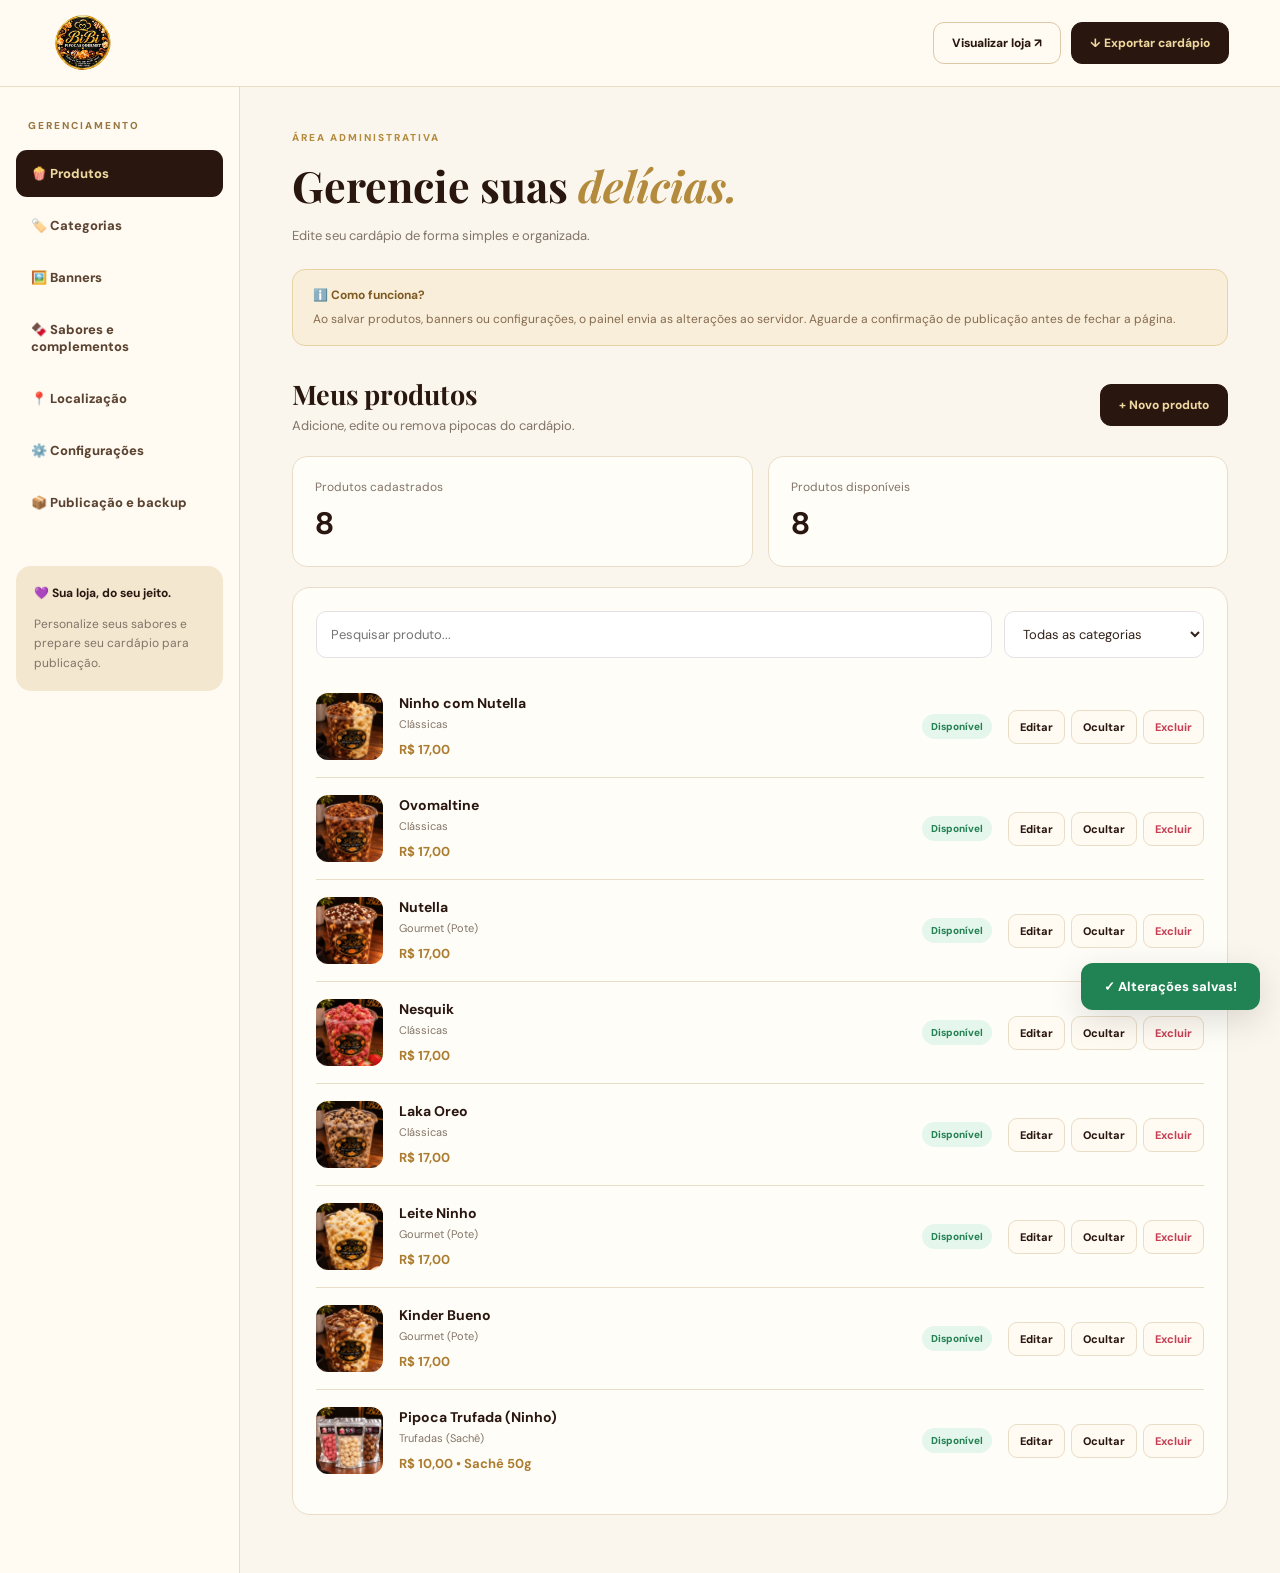
<file: admin.html>
<!DOCTYPE html>
<html lang="pt-BR">
<head>
  <meta charset="UTF-8">
<meta name="viewport" content="width=device-width, initial-scale=1.0">
  <meta name="theme-color" content="#32152f">
  <title>Painel Administrativo | Bibi Pipocas</title>
  <link rel="preconnect" href="https://fonts.googleapis.com">
  <link rel="preconnect" href="https://fonts.gstatic.com" crossorigin>
  <link href="https://fonts.googleapis.com/css2?family=DM+Sans:wght@400;500;600;700;800&family=Playfair+Display:wght@600;700&display=swap" rel="stylesheet">
  <link rel="stylesheet" href="admin.css">
  <script src="admin.js" defer></script>
  <link rel="icon" type="image/png" sizes="512x512" href="favicon.png">
<link rel="apple-touch-icon" href="favicon.png">
</head>
<body>

  <header class="admin-header">
    <div class="header-inner">
<div class="admin-brand">
  <img src="logo.png" id="adminHeaderLogo" class="admin-header-logo"
    alt="Bih Bih Pipocas Gourmet">

</div>
      <div class="header-actions">
        <button class="btn btn-outline" id="previewBtn">Visualizar loja ↗</button>
        <button class="btn btn-primary" id="exportBtn">↓ Exportar cardápio</button>
      </div>
    </div>
  </header>

  <main class="admin-layout">
    <aside class="sidebar">
      <p class="sidebar-label">GERENCIAMENTO</p>
      <button class="nav-btn active" data-page="products">🍿 Produtos</button>
      <button class="nav-btn" data-page="categories">🏷️ Categorias</button>
      <button class="nav-btn" data-page="banners">🖼️ Banners</button>
      <button class="nav-btn" data-page="options">🍫 Sabores e complementos</button>
      <button class="nav-btn" data-page="location">📍 Localização</button>
      <button class="nav-btn" data-page="settings">⚙️ Configurações</button>
      <button class="nav-btn" data-page="backup">📦 Publicação e backup</button>
      <div class="sidebar-note">
        <strong>💜 Sua loja, do seu jeito.</strong>
        <p>Personalize seus sabores e prepare seu cardápio para publicação.</p>
      </div>
    </aside>

    <div class="admin-content">

      <div class="welcome">
        <span class="eyebrow">ÁREA ADMINISTRATIVA</span>
        <h1>Gerencie suas <em>delícias.</em></h1>
        <p>Edite seu cardápio de forma simples e organizada.</p>
      </div>

      <div class="notice">
        <strong>ℹ️ Como funciona?</strong>
        <p>Ao salvar produtos, banners ou configurações, o painel envia as alterações ao servidor. Aguarde a confirmação de publicação antes de fechar a página.</p>
      </div>

      <section class="admin-page active" id="page-products">
        <div class="section-header">
          <div>
            <h2>Meus produtos</h2>
            <p>Adicione, edite ou remova pipocas do cardápio.</p>
          </div>
          <button class="btn btn-primary" id="newProductBtn">+ Novo produto</button>
        </div>

        <div class="summary-row">
          <div class="summary-card">
            <span>Produtos cadastrados</span>
            <strong id="totalProducts">0</strong>
          </div>
          <div class="summary-card">
            <span>Produtos disponíveis</span>
            <strong id="activeProducts">0</strong>
          </div>
        </div>

        <div class="panel">
          <div class="panel-toolbar">
            <input type="search" id="adminSearch" placeholder="Pesquisar produto...">
            <select id="adminCategoryFilter">
              <option value="">Todas as categorias</option>
            </select>
          </div>
          <div class="product-list" id="adminProductList"></div>
        </div>
      </section>

      <section class="admin-page" id="page-categories">
        <div class="section-header">
          <div>
            <h2>Categorias</h2>
            <p>Organize os sabores exibidos na loja.</p>
          </div>
        </div>
        <div class="panel">
          <form id="categoryForm" class="inline-form">
            <input id="categoryName" placeholder="Nome da nova categoria" required maxlength="60">
            <button class="btn btn-primary" type="submit">+ Adicionar</button>
          </form>
          <div id="categoryList" class="simple-list"></div>
        </div>
      </section>

      <section class="admin-page" id="page-banners">
        <div class="section-header">
          <div>
            <h2>Banners da loja</h2>
            <p>Gerencie os slides que passam a cada 5 segundos.</p>
          </div>
          <button class="btn btn-primary" id="newBannerBtn">+ Novo banner</button>
        </div>
        <div id="bannerList" class="banner-list"></div>
      </section>


      <section class="admin-page" id="page-options">
        <div class="section-header"><div><h2>Sabores e complementos</h2><p>Edite as opções oferecidas nos potes M e G.</p></div></div>
        <form class="panel form-panel" id="optionsForm">
          <label>Sabores disponíveis no pote G (um por linha)
            <textarea id="flavorsList" rows="9" required></textarea>
          </label>
          <label>Complementos disponíveis nos potes M e G (um por linha)
            <textarea id="toppingsList" rows="6"></textarea>
          </label>
          <p>O pote G permite escolher de 1 a 3 sabores. O complemento é opcional.</p>
          <button class="btn btn-primary" type="submit">Salvar sabores e complementos</button>
        </form>
      </section>
      <section class="admin-page" id="page-location">
        <div class="section-header"><div><h2>Onde estamos</h2><p>Atualize o local e a data do próximo atendimento.</p></div></div>
        <form class="panel form-panel" id="locationForm">
          <label>Data do atendimento<input type="date" id="locationDateInput" required></label>
          <label>Local / parque / praça<input id="locationPlaceInput" maxlength="120" required placeholder="Ex.: Parque Vitória Régia"></label>
          <label>Detalhes opcionais<input id="locationDetailsInput" maxlength="150" placeholder="Ex.: Feira, das 18h às 22h"></label>
          <label class="admin-inline-check"><input type="checkbox" id="locationActiveInput"> Exibir aviso de localização na loja</label>
          <button class="btn btn-primary" type="submit">Publicar localização</button>
        </form>
      </section>

      <section class="admin-page" id="page-settings">
        <div class="section-header">
          <div>
            <h2>Configurações</h2>
            <p>Personalize as informações principais da loja.</p>
          </div>
        </div>
        <form id="settingsForm" class="panel form-panel">

<div class="logo-settings">
  <h3>Logo da loja</h3>
  <p>Personalize a imagem exibida no cabeçalho e no rodapé.</p>

  <div class="logo-preview-box">
    <img id="adminLogoPreview" src="logo.png"
      alt="Prévia da logo">
  </div>

  <label>
    URL da logo (HTTPS)
    <input type="url" id="storeLogoUrl"
      placeholder="https://exemplo.com/logo.png">
  </label>

  <label>
    Ou envie uma imagem
    <input type="file" id="storeLogoFile"
      accept="image/png,image/jpeg,image/webp">
    <small>
      Prefira PNG com fundo transparente.
      Tamanho máximo: 400 KB.
    </small>
  </label>

  <button type="button" class="btn btn-outline"
    id="resetLogoBtn">
    Usar logo.png
  </button>
</div>

          <label>Nome da loja
            <input id="storeName" required maxlength="70" placeholder="Nome da loja">
          </label>
          <label>WhatsApp para receber pedidos
            <input id="storeWhatsapp" inputmode="numeric" placeholder="5514999999999">
            <small>Informe DDI + DDD + número. Exemplo: 5514999999999.</small>
          </label>
          <label>Descrição da loja
            <textarea id="storeDescription" rows="5" maxlength="500"></textarea>
          </label>
          <button class="btn btn-primary" type="submit">Salvar configurações</button>
        </form>
      </section>

      <section class="admin-page" id="page-backup">
        <div class="section-header">
          <div>
            <h2>Publicação e backup</h2>
            <p>Publique alterações automaticamente e mantenha backups em JSON.</p>
          </div>
        </div>

        <div class="panel backup-panel">
          <h3>📤 Exportar cardápio</h3>
          <p>Gere o arquivo <strong>cardapio.json</strong> com todos os produtos, banners, categorias e informações da loja.</p>
          <button class="btn btn-primary" id="backupExportBtn">Baixar cardapio.json</button>
        </div>

        <div class="panel backup-panel">
          <h3>📥 Importar cardápio</h3>
          <p>Selecione um arquivo JSON previamente exportado para recuperar suas informações.</p>
          <input type="file" id="importFile" accept=".json,application/json">
          <button class="btn btn-outline" id="importBtn">Importar arquivo</button>
        </div>

        <div class="panel backup-panel">
          <h3>🔄 Restaurar exemplos</h3>
          <p>Restaura os 10 produtos e banners iniciais. Essa ação substitui o cardápio online após confirmação.</p>
          <button class="btn btn-danger" id="resetBtn">Restaurar cardápio inicial</button>
        </div>
      </section>

    </div>
  </main>

  <div class="modal-backdrop" id="productModal">
    <div class="modal">
      <div class="modal-header">
        <h2 id="productModalTitle">Novo produto</h2>
        <button class="modal-close" data-close="productModal">×</button>
      </div>
      <form id="productForm">
        <input type="hidden" id="productId">
        <div class="form-grid">
          <label class="full">Nome do produto
            <input id="productName" required maxlength="90" placeholder="Ex.: Ninho com Nutella">
          </label>
          <label>Tipo de venda
            <select id="productSaleType">
              <option value="sizes">Pote de pipoca (M, G)</option>
              <option value="single">Sachê trufado (50g, tamanho único)</option>
            </select>
          </label>
          <label>Preço (R$)
            <input id="productPrice" type="number" min="0.01" max="99999" step="0.01" required>
          </label>
          <label>Categoria
            <select id="productCategory" required></select>
          </label>
          <label class="full">Descrição
            <textarea id="productDescription" required maxlength="350" rows="3"></textarea>
          </label>
          <label class="full">Selo de destaque (opcional)
            <input id="productBadge" maxlength="35" placeholder="Ex.: Mais pedido">
          </label>
          <label class="full">URL da imagem (HTTPS)
            <input id="productImage" type="url" placeholder="https://...">
          </label>
          <label class="full">Ou selecione uma imagem do celular/computador
            <input id="productImageFile" type="file" accept="image/png,image/jpeg,image/webp">
            <small>Imagens são incorporadas ao JSON. Prefira arquivos pequenos, até 400 KB.</small>
          </label>
          <div class="full image-preview" id="productImagePreview">🍿</div>
          <label class="checkbox-label full">
            <input type="checkbox" id="productActive" checked>
            Produto disponível na loja
          </label>
        </div>
        <div class="modal-actions">
          <button type="button" class="btn btn-outline" data-close="productModal">Cancelar</button>
          <button type="submit" class="btn btn-primary">Salvar produto</button>
        </div>
      </form>
    </div>
  </div>

  <div class="modal-backdrop" id="bannerModal">
    <div class="modal">
      <div class="modal-header">
        <h2 id="bannerModalTitle">Novo banner</h2>
        <button class="modal-close" data-close="bannerModal">×</button>
      </div>
      <form id="bannerForm">
        <input type="hidden" id="bannerId">
        <div class="form-grid">

<label class="full">Título principal (opcional)
  <input id="bannerTitle" maxlength="120"
    placeholder="Deixe em branco para banners somente com imagem">
</label>

          <label class="full">Descrição
            <textarea id="bannerSubtitle" rows="3" maxlength="250"></textarea>
          </label>
          <label class="full">Texto de destaque
            <input id="bannerTag" maxlength="60" placeholder="Ex.: NOVIDADE">
          </label>
          <label>Cor do fundo
            <input id="bannerColor" type="color" value="#633253">
          </label>
          <label class="full">URL da imagem (HTTPS)
            <input id="bannerImage" type="url" placeholder="https://...">
          </label>
          <label class="full">Ou envie uma imagem
            <input id="bannerImageFile" type="file" accept="image/png,image/jpeg,image/webp">
            <small>Prefira imagens horizontais leves, até 400 KB.</small>
          </label>
          <div class="full image-preview" id="bannerImagePreview">🖼️</div>
        </div>
        <div class="modal-actions">
          <button type="button" class="btn btn-outline" data-close="bannerModal">Cancelar</button>
          <button type="submit" class="btn btn-primary">Salvar banner</button>
        </div>
      </form>
    </div>
  </div>

  <div class="admin-toast" id="adminToast" role="status" aria-live="polite">
    ✓ Alterações salvas!
  </div>

</body>
</html>
</file>
<file: admin.css>
:root {
  --purple: #32152f;
  --pink: #d66a91;
  --cream: #faf7f8;
  --text: #342632;
  --muted: #8b7c85;
  --border: #eee5e9;
}

* { box-sizing: border-box; }
body {
  margin: 0;
  background: var(--cream);
  color: var(--text);
  font-family: "DM Sans", sans-serif;
}
button, input, textarea, select { font: inherit; }
button { cursor: pointer; }
button:focus-visible, input:focus-visible, textarea:focus-visible, select:focus-visible {
  outline: 3px solid var(--pink);
  outline-offset: 2px;
}

.admin-header {
  position: sticky;
  top: 0;
  z-index: 30;
  background: white;
  border-bottom: 1px solid var(--border);
}
.header-inner {
  max-width: 1500px;
  margin: auto;
  padding: 15px 4%;
  display: flex;
  justify-content: space-between;
  align-items: center;
  gap: 15px;
}
.admin-brand { display: flex; align-items: center; gap: 12px; }
.brand-emoji { font-size: 31px; }
.admin-brand strong {
  display: block;
  font-family: "Playfair Display", serif;
  font-size: 21px;
  color: var(--purple);
}
.admin-brand small {
  display: block;
  font-size: 9px;
  letter-spacing: 2px;
  color: var(--muted);
  font-weight: 800;
}
.header-actions { display: flex; gap: 10px; }
.btn {
  display: inline-flex;
  justify-content: center;
  align-items: center;
  gap: 6px;
  border-radius: 11px;
  padding: 12px 18px;
  font-weight: 800;
  font-size: 12px;
  border: 1px solid transparent;
  transition: .2s;
}
.btn:hover { transform: translateY(-2px); }
.btn-primary { background: var(--purple); color: white; }
.btn-primary:hover { background: #653252; }
.btn-outline { background: white; border-color: var(--border); color: var(--purple); }
.btn-danger { background: #fff0f0; color: #c2364b; border-color: #f5d6dc; }

.admin-layout {
  max-width: 1500px;
  margin: auto;
  display: grid;
  grid-template-columns: 240px minmax(0, 1fr);
  min-height: calc(100vh - 80px);
}
.sidebar {
  padding: 32px 16px;
  border-right: 1px solid var(--border);
  background: white;
}
.sidebar-label {
  font-size: 10px;
  letter-spacing: 2px;
  color: var(--muted);
  font-weight: 800;
  margin: 0 12px 18px;
}
.nav-btn {
  display: block;
  width: 100%;
  padding: 15px;
  text-align: left;
  border: none;
  border-radius: 11px;
  background: transparent;
  color: #65545f;
  font-size: 13px;
  font-weight: 800;
  margin-bottom: 5px;
}
.nav-btn:hover { background: #faf0f5; }
.nav-btn.active { background: var(--purple); color: white; }
.sidebar-note {
  margin-top: 40px;
  padding: 18px;
  border-radius: 15px;
  background: #f9eaf0;
  font-size: 12px;
  line-height: 1.6;
}
.sidebar-note strong { color: var(--purple); }
.sidebar-note p { color: var(--muted); margin-bottom: 0; }

.admin-content {
  padding: 38px 5%;
  min-width: 0;
}
.welcome { margin-bottom: 25px; }
.eyebrow {
  font-size: 10px;
  letter-spacing: 2px;
  font-weight: 800;
  color: var(--pink);
}
.welcome h1 {
  font-family: "Playfair Display", serif;
  color: var(--purple);
  font-size: clamp(31px, 4vw, 43px);
  margin: 10px 0;
}
.welcome h1 em { color: var(--pink); }
.welcome p, .section-header p { color: var(--muted); font-size: 13px; }

.notice {
  background: #fff5e9;
  border: 1px solid #f2e2c9;
  padding: 16px 20px;
  border-radius: 13px;
  margin-bottom: 30px;
  font-size: 12px;
  line-height: 1.6;
}
.notice strong { color: #986022; }
.notice p { margin: 5px 0 0; color: #866b50; }

.admin-page { display: none; }
.admin-page.active { display: block; animation: appear .3s ease; }
@keyframes appear {
  from { opacity: 0; transform: translateY(8px); }
  to { opacity: 1; transform: translateY(0); }
}
.section-header {
  display: flex;
  align-items: center;
  justify-content: space-between;
  gap: 15px;
  margin-bottom: 22px;
}
.section-header h2 {
  font-family: "Playfair Display", serif;
  font-size: 27px;
  color: var(--purple);
  margin: 0 0 5px;
}
.section-header p { margin: 0; }

.summary-row {
  display: grid;
  grid-template-columns: repeat(2, 1fr);
  gap: 15px;
  margin-bottom: 20px;
}
.summary-card {
  background: white;
  border: 1px solid var(--border);
  border-radius: 15px;
  padding: 22px;
}
.summary-card span { display: block; font-size: 12px; color: var(--muted); }
.summary-card strong {
  display: block;
  margin-top: 8px;
  font-size: 31px;
  color: var(--purple);
}
.panel {
  background: white;
  border: 1px solid var(--border);
  border-radius: 18px;
  padding: 23px;
  margin-bottom: 20px;
}
.panel-toolbar { display: flex; gap: 12px; margin-bottom: 18px; }
input, select, textarea {
  width: 100%;
  border: 1px solid #e7dfe3;
  background: white;
  padding: 13px 14px;
  border-radius: 10px;
  outline: none;
  color: var(--text);
  font-size: 13px;
}
input:focus, select:focus, textarea:focus { border-color: var(--pink); }
.panel-toolbar input { flex: 1; }
.panel-toolbar select { width: 200px; }

.product-row {
  display: flex;
  align-items: center;
  gap: 16px;
  padding: 17px 0;
  border-bottom: 1px solid var(--border);
}
.product-row:last-child { border-bottom: 0; }
.product-thumb {
  width: 67px;
  height: 67px;
  flex-shrink: 0;
  border-radius: 12px;
  background: #f9e5ec;
  object-fit: cover;
}
.thumb-placeholder { display: grid; place-items: center; font-size: 30px; }
.product-details { flex: 1; min-width: 0; }
.product-details h3 {
  font-size: 14px;
  color: var(--purple);
  margin: 0 0 5px;
}
.product-details p { font-size: 11px; color: var(--muted); margin: 0 0 7px; }
.product-details strong { color: var(--pink); font-size: 13px; }
.status {
  font-size: 10px;
  font-weight: 800;
  padding: 6px 9px;
  border-radius: 20px;
  background: #e5f7ec;
  color: #258054;
}
.status.off { background: #f5e8eb; color: #a55a6a; }
.row-actions { display: flex; gap: 6px; flex-wrap: wrap; }
.small-btn {
  border: 1px solid var(--border);
  background: white;
  padding: 9px 11px;
  border-radius: 9px;
  color: var(--purple);
  font-size: 11px;
  font-weight: 800;
}
.small-btn:hover { background: #faf0f5; }
.small-btn.delete { color: #c63f54; }

.inline-form { display: flex; gap: 10px; margin-bottom: 20px; }
.simple-item {
  display: flex;
  justify-content: space-between;
  align-items: center;
  gap: 12px;
  border-top: 1px solid var(--border);
  padding: 15px 0;
  font-size: 13px;
  font-weight: 700;
}
.simple-item div { display: flex; gap: 6px; }
.banner-list { display: grid; gap: 15px; }
.banner-card {
  display: flex;
  align-items: center;
  gap: 20px;
  padding: 18px;
  background: white;
  border: 1px solid var(--border);
  border-radius: 17px;
}
.banner-preview {
  width: 210px;
  height: 115px;
  flex-shrink: 0;
  border-radius: 12px;
  background-size: cover;
  background-position: center;
  display: grid;
  place-items: center;
  color: white;
  font-size: 35px;
}
.banner-info { flex: 1; min-width: 0; }
.banner-info h3 { color: var(--purple); font-size: 16px; margin: 0 0 7px; }
.banner-info p { color: var(--muted); font-size: 12px; line-height: 1.6; }
.banner-info small { color: var(--pink); font-weight: 800; }

.form-panel { max-width: 700px; }
.form-panel label, .form-grid label {
  display: block;
  font-size: 12px;
  font-weight: 800;
  color: var(--purple);
  margin-bottom: 20px;
}
.form-panel label input, .form-panel label textarea,
.form-grid label input, .form-grid label select, .form-grid label textarea {
  display: block;
  margin-top: 8px;
  font-weight: 400;
}
label small {
  display: block;
  font-size: 10px;
  font-weight: 400;
  color: var(--muted);
  margin-top: 7px;
  line-height: 1.5;
}
.backup-panel { max-width: 750px; }
.backup-panel h3 { color: var(--purple); margin-top: 0; }
.backup-panel p { color: var(--muted); font-size: 13px; line-height: 1.7; }
.backup-panel input { margin-bottom: 15px; }

.modal-backdrop {
  position: fixed;
  inset: 0;
  background: #160d18bd;
  z-index: 100;
  display: none;
  align-items: center;
  justify-content: center;
  padding: 20px;
}
.modal-backdrop.open { display: flex; }
.modal {
  width: min(620px, 100%);
  max-height: 90vh;
  overflow-y: auto;
  background: white;
  border-radius: 20px;
  padding: 27px;
  box-shadow: 0 20px 80px #0003;
}
.modal-header {
  display: flex;
  justify-content: space-between;
  align-items: center;
  margin-bottom: 25px;
}
.modal-header h2 {
  font-family: "Playfair Display", serif;
  color: var(--purple);
  margin: 0;
}
.modal-close {
  border: 0;
  background: #f8edf1;
  color: var(--purple);
  width: 38px;
  height: 38px;
  border-radius: 10px;
  font-size: 26px;
}
.form-grid { display: grid; grid-template-columns: 1fr 1fr; gap: 0 15px; }
.form-grid .full { grid-column: 1 / -1; }
.checkbox-label { display: flex !important; align-items: center; gap: 10px; }
.checkbox-label input { width: auto !important; margin: 0 !important; }
.image-preview {
  min-height: 125px;
  border: 1px dashed #e1cbd5;
  border-radius: 12px;
  background: #fcf3f7;
  display: grid;
  place-items: center;
  background-size: cover;
  background-position: center;
  font-size: 40px;
  margin-bottom: 20px;
}
.modal-actions {
  display: flex;
  justify-content: flex-end;
  gap: 10px;
  border-top: 1px solid var(--border);
  padding-top: 20px;
}
.admin-toast {
  position: fixed;
  right: 20px;
  bottom: 20px;
  background: #218253;
  color: white;
  padding: 15px 23px;
  border-radius: 12px;
  font-size: 13px;
  font-weight: 800;
  box-shadow: 0 10px 35px #0002;
  transform: translateY(130px);
  transition: .3s;
  z-index: 150;
}
.admin-toast.show { transform: translateY(0); }

@media (max-width: 900px) {
  .admin-layout { grid-template-columns: 1fr; }
  .sidebar {
    display: flex;
    overflow-x: auto;
    gap: 8px;
    padding: 12px 4%;
    border-right: 0;
    border-bottom: 1px solid var(--border);
  }
  .sidebar-label, .sidebar-note { display: none; }
  .nav-btn { flex-shrink: 0; width: auto; margin: 0; white-space: nowrap; }
  .admin-content { padding: 25px 4%; }
}

@media (max-width: 600px) {
  .header-inner { padding: 12px 4%; }
  .admin-brand strong { font-size: 16px; }
  .admin-brand small { font-size: 8px; }
  .brand-emoji { font-size: 25px; }
  .header-actions { gap: 5px; }
  .header-actions .btn { padding: 10px; font-size: 10px; }
  .section-header { align-items: flex-start; flex-direction: column; }
  .section-header .btn { width: 100%; }
  .summary-row { gap: 10px; }
  .summary-card { padding: 16px; }
  .panel { padding: 15px; }
  .panel-toolbar { flex-direction: column; }
  .panel-toolbar select { width: 100%; }
  .product-row { flex-wrap: wrap; gap: 10px; }
  .product-details { flex-basis: calc(100% - 85px); }
  .row-actions { width: 100%; justify-content: flex-end; }
  .status { margin-left: auto; }
  .inline-form { flex-direction: column; }
  .banner-card { flex-direction: column; align-items: stretch; }
  .banner-preview { width: 100%; height: 140px; }
  .form-grid { grid-template-columns: 1fr; }
  .modal { padding: 18px; }
  .modal-actions .btn { flex: 1; }
}

@media (prefers-reduced-motion: reduce) {
  *, *::before, *::after { animation: none !important; transition: none !important; }
}


/* =====================================
   BIH BIH — ADMIN MARROM E DOURADO
===================================== */

:root {
  --purple: #29160f;
  --pink: #d92b76;
  --cream: #faf6ed;
  --text: #302119;
  --muted: #827467;
  --border: #e9ddc7;
  --gold: #c49a48;
  --gold-light: #efd8a0;
}

body {
  background: var(--cream);
}

.admin-header {
  background: #fffaf2;
  border-bottom: 1px solid var(--border);
}

.admin-header-logo {
  width: 64px;
  height: 56px;
  object-fit: contain;
  flex-shrink: 0;
}

.admin-brand strong {
  color: var(--purple);
}

.admin-brand small {
  color: #9b763c;
}

.sidebar {
  background: #fffaf2;
  border-right-color: var(--border);
}

.sidebar-label {
  color: #997743;
}

.nav-btn {
  color: #5b4331;
}

.nav-btn:hover {
  background: #f4e8d2;
}

.nav-btn.active {
  background: var(--purple);
  color: var(--gold-light);
}

.sidebar-note {
  background: #f3e7d0;
}

.sidebar-note strong {
  color: var(--purple);
}

.welcome h1,
.section-header h2 {
  color: var(--purple);
}

.welcome h1 em {
  color: #b48a3d;
}

.eyebrow {
  color: #b48a3d;
}

.notice {
  background: #f8eed9;
  border-color: #e7d2a5;
}

.notice strong {
  color: #805a23;
}

.panel,
.summary-card,
.banner-card {
  background: #fffdf8;
  border-color: var(--border);
}

.summary-card strong,
.product-details h3,
.banner-info h3 {
  color: var(--purple);
}

.product-details strong,
.banner-info small {
  color: #ac7d30;
}

.btn-primary {
  background: var(--purple);
  color: var(--gold-light);
  border-color: var(--purple);
}

.btn-primary:hover {
  background: var(--gold);
  color: var(--purple);
}

.btn-outline {
  background: #fffaf2;
  border-color: #ddc9a5;
  color: var(--purple);
}

.btn-outline:hover {
  background: #f4e8d2;
}

.small-btn {
  color: var(--purple);
  background: #fffaf2;
  border-color: var(--border);
}

.small-btn:hover {
  background: #f4e8d2;
}

input:focus,
select:focus,
textarea:focus {
  border-color: var(--gold);
}

.modal {
  background: #fffdf8;
}

.modal-header h2 {
  color: var(--purple);
}

.image-preview {
  background-color: #f2e4c9;
  border-color: #d9bd86;
}

/* GERENCIAMENTO DA LOGO */
.logo-settings {
  padding: 22px;
  margin-bottom: 25px;
  border: 1px solid #e3cfaa;
  background: #fff8e9;
  border-radius: 16px;
}

.logo-settings h3 {
  margin: 0 0 7px;
  color: var(--purple);
  font-family: "Playfair Display", serif;
  font-size: 23px;
}

.logo-settings > p {
  font-size: 12px;
  color: var(--muted);
  line-height: 1.6;
}

.logo-preview-box {
  display: flex;
  align-items: center;
  justify-content: center;
  min-height: 160px;
  padding: 20px;
  margin: 18px 0;
  border-radius: 13px;
  background: #2d1a11;
  border: 1px solid #8b6b36;
}

.logo-preview-box img {
  max-width: 230px;
  max-height: 135px;
  width: auto;
  height: auto;
  object-fit: contain;
}

.logo-settings label {
  display: block;
  margin-bottom: 17px;
  color: var(--purple);
  font-size: 12px;
  font-weight: 800;
}

.logo-settings input {
  display: block;
  margin-top: 8px;
}

.logo-settings small {
  color: var(--muted);
  font-weight: 400;
}

@media (max-width: 600px) {
  .admin-header-logo {
    width: 44px;
    height: 44px;
  }

  .admin-brand strong {
    font-size: 15px;
  }

  .logo-settings {
    padding: 15px;
  }

  .logo-preview-box {
    min-height: 130px;
  }
}

/* Esconde os campos de texto dos banners */
#bannerTitle,
#bannerSubtitle,
#bannerTag,
#bannerColor {
  display: none;
}

#bannerForm label:has(#bannerTitle),
#bannerForm label:has(#bannerSubtitle),
#bannerForm label:has(#bannerTag),
#bannerForm label:has(#bannerColor) {
  display: none;
}


/* ADMIN — CABEÇALHO RESPONSIVO */

@media (max-width: 600px) {

  .admin-header .header-inner {
    display: flex;
    flex-direction: column;
    align-items: stretch;
    gap: 12px;
    padding: 14px 4%;
    height: auto;
  }

  .admin-brand {
    display: flex;
    align-items: center;
    justify-content: center;
    width: 100%;
    min-width: 0;
  }

  .admin-brand > div {
    min-width: 0;
  }

  .header-actions {
    display: grid;
    grid-template-columns: repeat(2, minmax(0, 1fr));
    width: 100%;
    gap: 8px;
  }

  .header-actions .btn {
    width: 100%;
    min-width: 0;
    padding: 12px 6px;
    font-size: 10px;
    text-align: center;
    white-space: normal;
    overflow-wrap: anywhere;
  }

  .admin-layout {
    display: block;
    width: 100%;
    min-width: 0;
  }

  .admin-content {
    width: 100%;
    min-width: 0;
    padding: 20px 4%;
  }

  .panel,
  .admin-page,
  .section-header,
  .notice,
  .welcome {
    width: 100%;
    min-width: 0;
    max-width: 100%;
  }

  .sidebar {
    width: 100%;
    min-width: 0;
    overflow-x: auto;
  }

  .summary-row {
    grid-template-columns: repeat(2, minmax(0, 1fr));
  }

  .product-row {
    min-width: 0;
  }

  .product-details {
    min-width: 0;
  }
}
/* Campos de novas configurações */
.admin-inline-check {display:flex!important;align-items:center;gap:10px}
.admin-inline-check input {width:auto!important;margin:0!important}
#page-options textarea {line-height:1.7}
</file>
